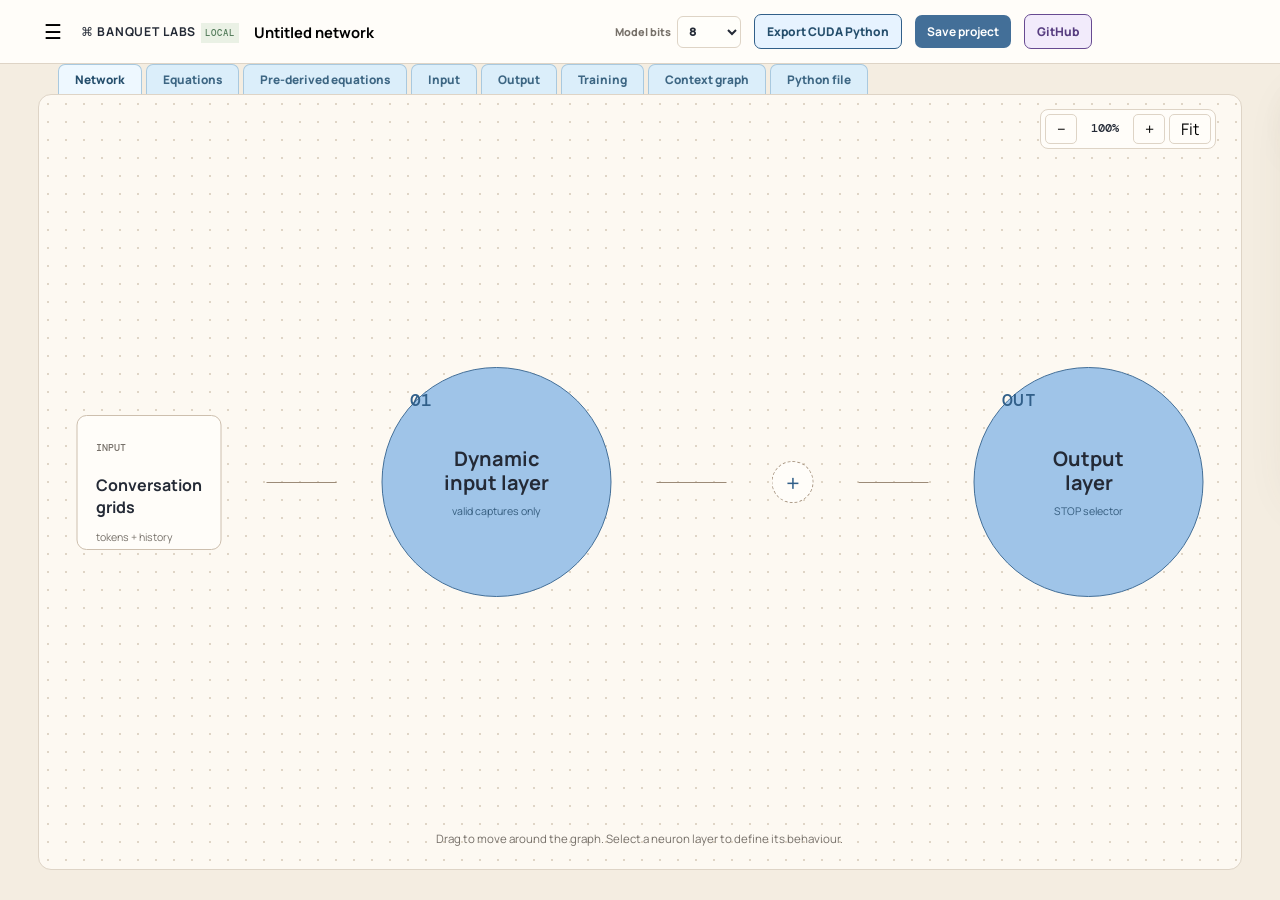
<file: index.html>
<!doctype html>
<html lang="en"><head><meta charset="UTF-8"><meta name="viewport" content="width=device-width,initial-scale=1.0"><title>Neuron Foundry</title><link rel="stylesheet" href="styles.css"></head>
<body><header><button class="menu" id="menu" aria-label="Open menu">☰</button><div class="brand">⌘ <b>BANQUET LABS</b><small>LOCAL</small></div><input id="project-name" value="Untitled network" aria-label="Project name"><label class="top-bits">Bits <select id="context-bits" aria-label="Bit accuracy"><option value="1">1</option><option value="2">2</option><option value="4">4</option><option value="8" selected>8</option><option value="16">16</option><option value="32">32</option><option value="64">64</option><option value="128">128</option></select></label><button id="save">Save project</button></header>
<aside class="nav" id="nav"><div class="nav-head"><b>Workspace</b><button id="nav-close">×</button></div><button class="nav-tab active" id="projects-tab">▣ &nbsp; Projects</button><div id="project-list" class="project-list"></div><button class="new-project" id="new-project">+ New project</button></aside><div id="scrim"></div>
<main><div class="workspace-tabs" role="tablist"><button class="workspace-tab active" id="network-tab" role="tab">Network</button><button class="workspace-tab" id="equations-tab" role="tab">Equations</button></div><section class="graph-shell" id="network-workspace"><div class="toolbar"><button id="minus">−</button><output id="zoom">100%</output><button id="plus">+</button><button id="fit">Fit</button></div><div class="graph-viewport" id="viewport"><div class="graph" id="graph"><article class="endpoint"><small>INPUT</small><b>Input vector</b><span>from hardware</span></article><div class="connector"></div><button class="neuron" id="neuron-1" data-layer="1" data-name="Custom neuron layer 01" data-count="128"><i>01</i><b>Custom<br>neuron layer</b><span>128 neurons</span></button><div class="connector"></div><button class="add-layer" id="add-layer" aria-label="Add neuron layer">+</button><div class="connector"></div><button class="neuron output-layer" id="output-layer" data-layer="output" data-role="output" data-name="Output layer" data-count="1" aria-label="Open output layer"><i>OUT</i><b>Output<br>layer</b><span>STOP selector</span></button></div></div><p class="caption">Drag to move around the graph. Select a neuron layer to define its behaviour.</p></section>
<section class="equations-workspace" id="equations-workspace" hidden><div class="equations-head"><div><small>MODEL EQUATIONS</small><h1>Equations</h1></div><button id="add-equation" class="add-equation">+ Add new equation</button></div><p class="equations-note">Name each equation, then build its expression with the maths keyboard. These equations are stored with this neural network when you save the project.</p><div class="equation-rows" id="equation-rows"></div><section class="math-keyboard" aria-label="Maths keyboard"><div class="keyboard-title"><b>Maths keyboard</b><span id="keyboard-target">Select an equation</span></div><div class="math-actions"><button data-variable="W">Weight W</button><button data-variable="B">Bias B</button><button data-variable="X">Input X</button></div><div class="math-keys"><button data-math="+">+</button><button data-math="−">−</button><button data-math="×">×</button><button data-math="÷">÷</button><button data-math="^">xʸ</button><button data-math="(">(</button><button data-math=")">)</button><button data-math="√">√</button><button data-math="sin(">sin</button><button data-math="cos(">cos</button><button data-math="tan(">tan</button><button data-math="log(">log</button><button data-math="abs(">abs</button><button data-math=".">.</button><button data-math="=">=</button><button id="math-backspace" aria-label="Backspace">⌫</button></div></section></section></main>
<aside class="editor" id="editor" aria-hidden="true"><div class="editor-head"><div><p id="layer-index">LAYER 01</p><h1 id="layer-title">Custom neuron layer</h1></div><button id="close">×</button></div><label for="count">Neuron count</label><div class="count"><button id="down">−</button><input id="count" type="number" min="1" max="512" value="128"><button id="up">+</button><span>max 512</span></div><hr><div class="labelrow"><label for="equation">Neuron equation</label><small>REQUIRED</small></div><textarea id="equation" spellcheck="false"></textarea><p>Write any valid Python. No preset neuron function is added.</p><div class="labelrow"><label for="rules">Neuron rules</label><small>OPTIONAL</small></div><textarea id="rules" class="short" spellcheck="false"></textarea><p>Use regular Python conditions for thresholds or other behaviour.</p><button class="apply" id="apply">Apply changes</button></aside><div id="toast"></div><script src="script.js?v=18"></script></body></html>
</file>
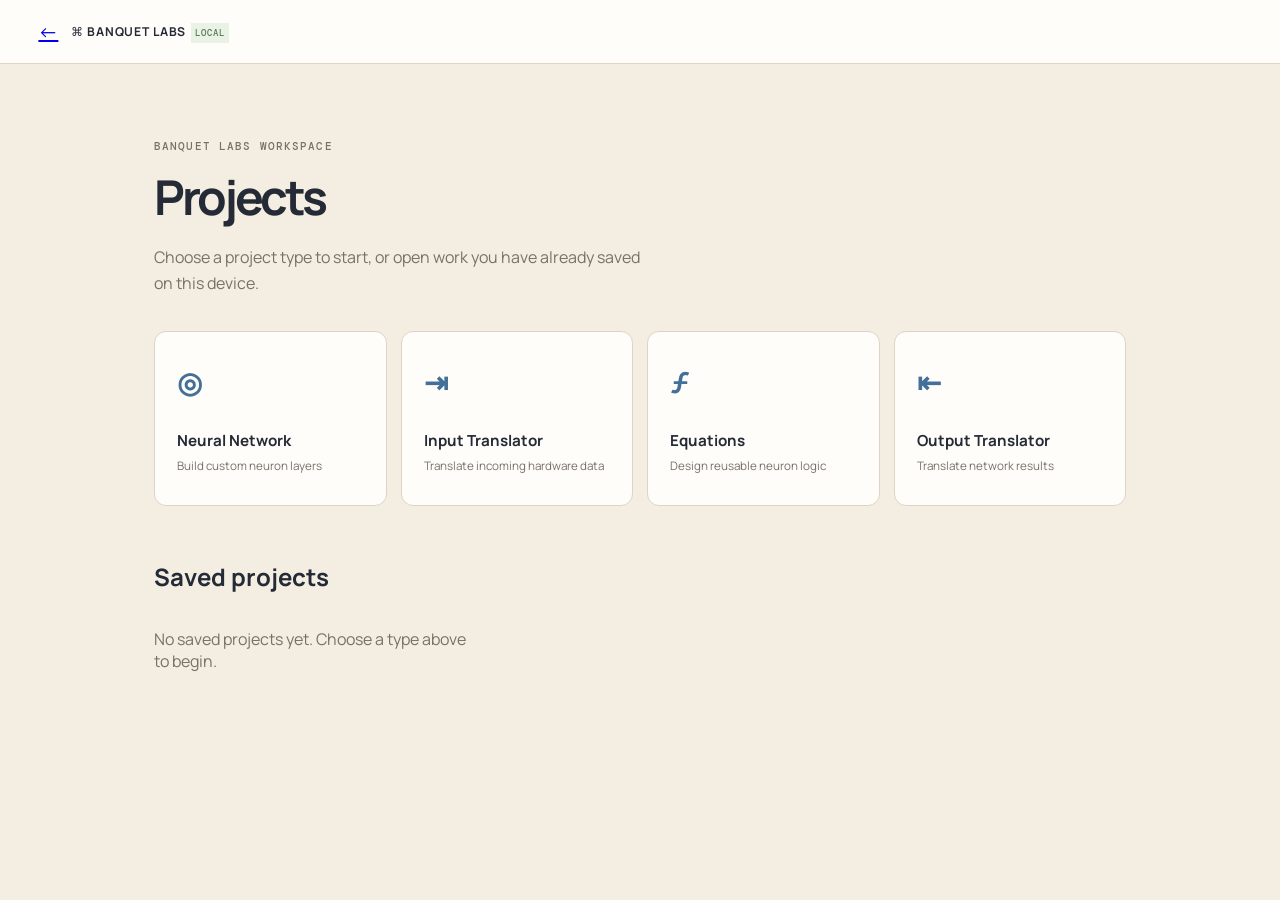
<file: projects.html>
<!doctype html>
<html lang="en"><head><meta charset="UTF-8"><meta name="viewport" content="width=device-width,initial-scale=1.0"><title>Projects · Banquet Labs</title><link rel="stylesheet" href="styles.css"><link rel="stylesheet" href="projects.css"></head>
<body><header><a class="menu" href="index.html" aria-label="Back to workspace">←</a><div class="brand">⌘ <b>BANQUET LABS</b><small>LOCAL</small></div><span></span></header><main class="projects-page"><p class="eyebrow">BANQUET LABS WORKSPACE</p><h1>Projects</h1><p class="projects-intro">Choose a project type to start, or open work you have already saved on this device.</p><section class="type-grid"><button data-type="Neural Network"><strong>◎</strong><b>Neural Network</b><span>Build custom neuron layers</span></button><button data-type="Input Translator"><strong>⇥</strong><b>Input Translator</b><span>Translate incoming hardware data</span></button><button data-type="Equations"><strong>ƒ</strong><b>Equations</b><span>Design reusable neuron logic</span></button><button data-type="Output Translator"><strong>⇤</strong><b>Output Translator</b><span>Translate network results</span></button></section><h2>Saved projects</h2><section class="saved-grid" id="saved-projects"></section></main><script src="projects.js"></script></body></html>
</file>
<file: styles.css>
@import url('https://fonts.googleapis.com/css2?family=DM+Mono:wght@400;500&family=Manrope:wght@400;600;700;800&display=swap');
.scene-pattern-controls{display:grid;grid-template-columns:minmax(220px,.75fr) minmax(0,1.25fr);gap:18px;align-items:start;max-width:1120px;margin:18px 0;padding:18px;border:1px solid #9bbad5;border-radius:10px;background:#eef8ff}.scene-pattern-copy small{display:block;color:#315f89;font:800 .62rem 'DM Mono';letter-spacing:.08em}.scene-pattern-copy h2{margin:6px 0;font-size:1rem}.scene-pattern-copy p{margin:0;color:#486b85;font-size:.74rem;line-height:1.55}.scene-pattern-copy code{padding:1px 4px;border-radius:3px;background:#fffefa;color:#315f89;font:.7rem 'DM Mono'}.scene-pattern-fields{display:grid;grid-template-columns:repeat(2,minmax(0,1fr));gap:10px}.scene-pattern-fields label{display:grid;gap:5px;margin:0;color:#315f89;font-size:.65rem;font-weight:800}.scene-pattern-fields input,.scene-pattern-fields select{width:100%;height:36px;border:1px solid #9bbad5;border-radius:6px;background:#fffefa;padding:0 8px;color:var(--ink);font:700 .75rem 'DM Mono';outline-color:#436f98}.scene-pattern-note{grid-column:1/-1;margin:0;padding-top:12px;border-top:1px solid #c8dce9;color:#486b85;font-size:.68rem;line-height:1.5}@media(max-width:760px){.scene-pattern-controls{grid-template-columns:1fr}.scene-pattern-fields{grid-template-columns:1fr}}
.derivative-rules-panel{display:grid;grid-template-columns:minmax(220px,.7fr) minmax(440px,1.3fr);gap:20px;max-width:1180px;margin:0 0 22px;padding:18px;border:1px solid #9bbad5;border-radius:10px;background:#eef8ff}.derivative-rules-copy small{color:#315f89;font:700 .65rem 'DM Mono';letter-spacing:.08em}.derivative-rules-copy h2{margin:6px 0 8px;font-size:1.05rem}.derivative-rules-copy p{margin:0;color:#486b85;font-size:.78rem;line-height:1.55}.derivative-rule-table{overflow:hidden;border:1px solid #b7d0e2;border-radius:8px;background:#fffefa}.derivative-rule-table>div{display:grid;grid-template-columns:minmax(110px,.65fr) minmax(220px,1.35fr);min-height:38px;border-top:1px solid #d7e4ed}.derivative-rule-table>div:first-child{border-top:0}.derivative-rule-table>div>*{display:flex;align-items:center;padding:8px 11px}.derivative-rule-table>div>*+*{border-left:1px solid #d7e4ed}.derivative-rule-table code{color:#254e6c;font:700 .74rem 'DM Mono'}.derivative-rule-table span{color:#486b85;font-size:.75rem}.derivative-rule-table span code{display:inline;padding:0}.rule-heading{background:#dfeef8;color:#254e6c;font-size:.75rem}@media(max-width:800px){.derivative-rules-panel{grid-template-columns:1fr}.derivative-rule-table>div{grid-template-columns:minmax(90px,.55fr) minmax(180px,1.45fr)}}
.input-layer-system-card{display:grid;place-items:center;gap:5px;min-width:130px;min-height:122px;padding:16px;border:1px dashed #877661;border-radius:18px;background:#f7eee2;color:#483a2d;text-align:center;pointer-events:none}.input-layer-system-card small{font:800 .56rem 'DM Mono',monospace;letter-spacing:.13em;color:#876f57}.input-layer-system-card b{font-size:.78rem;line-height:1.25}.input-layer-system-card span{font-size:.61rem;color:#7b6d5e}
.input-cap-note{margin:10px 0 0;padding:9px 10px;border-left:3px solid #6d9cc0;border-radius:0 6px 6px 0;background:#eef8ff;color:#315f89;font-size:.74rem;line-height:1.5}
.history-grid-panel,.input-layer-panel,.blame-panel{display:grid;grid-template-columns:minmax(0,1.2fr) minmax(260px,.8fr);gap:18px;align-items:start;max-width:1120px;margin-top:16px;padding:18px;border:1px solid #9bbad5;border-radius:10px;background:#eef8ff}.history-grid-panel small,.input-layer-panel small,.blame-panel small{display:block;color:#315f89;font:800 .62rem 'DM Mono';letter-spacing:.08em}.history-grid-panel h2,.input-layer-panel h2,.blame-panel h2{margin:6px 0;font-size:1rem}.history-grid-panel p,.input-layer-panel p,.blame-panel p{margin:0;color:#486b85;font-size:.76rem;line-height:1.55}.history-controls,.input-layer-controls{display:grid;grid-template-columns:repeat(2,minmax(0,1fr));gap:10px}.history-controls label,.input-layer-controls label{display:grid;gap:5px;margin:0;color:#315f89;font-size:.67rem;font-weight:800}.history-controls input,.input-layer-controls select{width:100%;height:37px;border:1px solid #9bbad5;border-radius:6px;background:#fffefa;padding:0 8px;color:var(--ink);font:700 .77rem 'DM Mono'}.history-grid-panel code,.input-layer-panel code,.blame-panel code{grid-column:1/-1;display:block;padding:11px;border-radius:7px;background:#fffefa;color:#315f89;font:.69rem/1.6 'DM Mono';white-space:pre-line}.input-layer-panel{background:#f7fbfe}.blame-panel{grid-template-columns:minmax(0,1fr) minmax(280px,.9fr);margin-top:20px;background:#f7fbfe}.blame-panel button{align-self:end;width:max-content;border:1px solid #436f98;border-radius:6px;background:#436f98;color:#fff;padding:9px 11px;font-size:.72rem;font-weight:800}.grader-environment-label{display:grid;gap:6px;min-width:min(350px,42%);margin:0;color:#315f89;font-size:.68rem;font-weight:800}.grader-environment-label textarea{height:94px;min-height:94px;border-color:#9bbad5;outline-color:#436f98}.architecture-group-note{margin:14px 0;padding:12px;border:1px solid #9bbad5;border-radius:7px;background:#eef8ff}.architecture-group-note small{display:block;color:#315f89;font:800 .6rem 'DM Mono';letter-spacing:.07em}.architecture-group-note b{display:block;margin-top:4px;font-size:.78rem;color:#254e6c}.architecture-group-note p{margin:6px 0 0!important;color:#486b85!important;font-size:.68rem!important;line-height:1.55!important}.architecture-source{margin-top:12px}.architecture-target{display:grid;gap:5px;margin:14px 0 0;color:#315f89;font-size:.7rem;font-weight:800}.architecture-target input{width:100%}.current-scene-card .current-scene-detail{color:#315f89}.current-scene-card .tensor-toggle span{color:#254e6c}@media(max-width:800px){.history-grid-panel,.input-layer-panel,.blame-panel{grid-template-columns:1fr}.history-controls,.input-layer-controls{grid-template-columns:1fr}.grader-environment-label{min-width:0}}
.output-layer-info label{margin:15px 0 5px;color:#315f89;font-size:.7rem}.output-layer-info select{width:100%;height:36px;border:1px solid #9bbad5;border-radius:6px;background:#fffefa;padding:0 8px;color:var(--ink);font:700 .74rem 'DM Mono'}.output-equation-note{margin:7px 0 0!important;color:#486b85!important;font-size:.66rem!important}
.output-layer{background:#b2d4ec;border-color:#315f89}.output-layer i{font-size:.78rem;font-weight:800;letter-spacing:.05em}.output-layer-info{margin:18px 0;padding:14px;border:1px solid #9bbad5;border-radius:9px;background:#eaf4fc}.output-layer-info small{font:700 .62rem 'DM Mono';letter-spacing:.07em;color:#315f89}.output-layer-info b{display:block;margin:6px 0;font-size:.88rem}.output-layer-info ul{max-height:150px;margin:12px 0;padding-left:19px;overflow:auto;font:.72rem/1.7 'DM Mono';color:#345c7d}.output-layer-info button{width:100%;border:1px solid #436f98;border-radius:6px;background:#fffefa;color:#315f89;padding:8px;font-size:.72rem;font-weight:800}
.loss-panel{display:flex;align-items:end;justify-content:space-between;gap:20px;max-width:980px;margin:0 0 20px;padding:15px 17px;border:1px solid #9bbad5;border-radius:10px;background:#eaf4fc}.loss-panel small{font:700 .62rem 'DM Mono';letter-spacing:.08em;color:#315f89}.loss-panel h2{margin:5px 0;font-size:1rem}.loss-panel p{max-width:560px;margin:0;color:#486b85;font-size:.76rem}.loss-controls{display:grid;grid-template-columns:minmax(180px,1fr) auto;gap:8px;min-width:330px}.loss-controls select,.loss-controls button{height:38px;border-radius:6px;font-size:.72rem;font-weight:800}.loss-controls select{border:1px solid #9bbad5;background:#fffefa;color:var(--ink);padding:0 9px}.loss-controls button{border:0;background:#436f98;color:#fff;padding:0 10px;white-space:nowrap}@media(max-width:700px){.loss-panel{align-items:stretch;flex-direction:column}.loss-controls{min-width:0;grid-template-columns:1fr}}
:root{--ink:#242a36;--muted:#77716a;--line:#ded4c6;--paper:#f4ede1;--blue:#9fc4e8;--dark:#436f98}*{box-sizing:border-box}body{margin:0;background:var(--paper);color:var(--ink);font-family:Manrope,Arial,sans-serif}button,input,select{font:inherit}button{cursor:pointer}header{height:64px;padding:0 3vw;display:flex;gap:13px;align-items:center;background:#fffdf9;border-bottom:1px solid var(--line)}.menu{border:0;background:transparent;font-size:1.25rem}.brand{font-size:.76rem;letter-spacing:.07em;white-space:nowrap}.brand small{font:500 .58rem 'DM Mono';color:#527a59;background:#eaf1e5;padding:4px;margin-left:5px}#project-name{min-width:100px;max-width:350px;flex:1;border:0;background:transparent;font-size:.92rem;font-weight:700;outline-color:var(--dark)}#save,.apply{border:0;background:var(--dark);color:#fff;border-radius:7px;padding:8px 12px;font-size:.75rem;font-weight:700}.nav{position:fixed;z-index:8;top:0;bottom:0;left:0;width:280px;padding:20px;background:#fffdf9;border-right:1px solid var(--line);transform:translateX(-100%);transition:.22s}.nav.open{transform:translateX(0)}.nav-head{display:flex;justify-content:space-between;margin-bottom:24px}.nav button{border:0;background:transparent}.nav-tab{width:100%;padding:11px;text-align:left;border-radius:7px;font-weight:700}.nav-tab.active{background:#f3eadc}.project-list{margin:12px 0}.project-item{display:block;width:100%;padding:10px;text-align:left;border:0;background:transparent;border-bottom:1px solid #eee4d7;font-size:.78rem}.new-project{color:var(--dark);font-weight:700;margin-top:9px}#scrim{display:none;position:fixed;z-index:7;inset:0;background:#332a2060}#scrim.open{display:block}.workspace-tabs{height:30px;padding-left:3vw;display:flex;align-items:end;gap:4px;background:#fffdf9}.workspace-tab{height:30px;padding:0 16px;border:1px solid var(--line);border-bottom:0;border-radius:7px 7px 0 0;background:#f4ede1;color:var(--muted);font-size:.74rem;font-weight:800}.workspace-tab.active{background:var(--paper);color:var(--ink)}.graph-shell{height:calc(100vh - 94px);min-height:520px;padding:30px 3vw;position:relative}.graph-viewport{position:absolute;inset:30px 3vw;overflow:hidden;border:1px solid var(--line);border-radius:13px;background:radial-gradient(#dfd5c6 1px,transparent 1px) 0 0/18px 18px,#fdf9f2;cursor:grab}.graph-viewport.dragging{cursor:grabbing}.toolbar{position:absolute;z-index:2;right:5vw;top:45px;display:flex;gap:4px;padding:4px;background:#fffdf9;border:1px solid var(--line);border-radius:8px}.toolbar button{border:0;background:#fffdf9;padding:6px 10px}.toolbar output{font:500 .72rem 'DM Mono';padding:0 4px}.graph{position:absolute;left:50%;top:50%;display:flex;align-items:center;gap:45px;transform-origin:center}.endpoint{width:145px;height:135px;border:1px solid #cdbfae;border-radius:10px;background:#fffdf9;padding:18px}.endpoint small{font:500 .62rem 'DM Mono';color:var(--muted)}.endpoint b{display:block;margin:18px 0 6px}.endpoint span,.neuron span{font-size:.66rem;color:var(--muted)}.connector{width:70px;height:1px;background:#9c8b78}.neuron{position:relative;width:230px;height:230px;border:1px solid var(--dark);border-radius:50%;background:var(--blue);color:var(--ink)}.neuron i{position:absolute;left:27px;top:21px;font:500 1.1rem 'DM Mono';font-style:normal;color:#315f89}.neuron b{font-size:1.25rem;line-height:1.15}.neuron span{display:block;margin-top:9px;color:#345c7d}.add-layer{width:42px;height:42px;border:1px dashed #a99783;border-radius:50%;background:#fffdf9;color:#315f89;font-size:1.5rem}.caption{position:absolute;z-index:1;bottom:42px;width:94%;text-align:center;color:var(--muted);font-size:.72rem}.editor{position:fixed;z-index:5;right:24px;top:80px;width:min(420px,calc(100vw - 32px));max-height:calc(100vh - 104px);overflow:auto;padding:22px;background:#fffdf9;border:1px solid var(--line);border-radius:12px;box-shadow:0 20px 50px #5d50431c;transform:translateX(calc(100% + 40px));transition:.25s}.editor.open{transform:none}.editor-head,.labelrow{display:flex;justify-content:space-between}.editor h1{font-size:1.1rem;margin:0}.editor p{font:500 .67rem/1.5 'DM Mono';color:var(--muted)}.editor-head button{border:0;background:transparent;font-size:1.7rem}label{display:block;font-size:.76rem;font-weight:800;margin:18px 0 7px}.count{display:flex;align-items:center}.count button,.count input{width:36px;height:36px;border:1px solid var(--line);background:#fff;text-align:center}.count input{width:65px;border-left:0;border-right:0}.count span{font-size:.7rem;color:var(--muted);margin-left:9px}hr{border:0;border-top:1px solid var(--line);margin:20px 0}.labelrow label{margin:0 0 7px}.labelrow small{font:.6rem 'DM Mono';color:#527a59}textarea{width:100%;height:125px;padding:12px;border:1px solid var(--line);border-radius:8px;background:#fffefa;font:.74rem/1.6 'DM Mono'}textarea.short{height:92px}.apply{width:100%;margin-top:10px}.delete{width:100%;margin-top:10px;padding:9px;border:1px solid #c66;border-radius:7px;background:#fff4f4;color:#a33;font-weight:700}#toast{position:fixed;z-index:9;bottom:22px;left:50%;opacity:0;transform:translate(-50%,60px);background:var(--ink);color:#fff;border-radius:7px;padding:10px 14px;font-size:.75rem;transition:.25s}#toast.show{opacity:1;transform:translate(-50%,0)}.equations-workspace{height:calc(100vh - 94px);padding:34px 3vw;background:var(--paper);overflow:auto}.equations-head{display:flex;align-items:center;justify-content:space-between;margin-bottom:20px}.equations-head small{font:.63rem 'DM Mono';color:var(--muted);letter-spacing:.08em}.equations-head h1{margin:5px 0 0;font-size:1.35rem}.equations-head a{padding:9px 12px;border:1px solid var(--dark);border-radius:7px;background:#fffdf9;color:var(--dark);font-size:.75rem;font-weight:800;text-decoration:none}.equation-rows{max-width:980px}.equation-row{display:grid;grid-template-columns:190px 1fr;gap:16px;align-items:center;margin:9px 0;padding:14px 16px;border:1px solid var(--line);border-radius:9px;background:#fffdf9}.equation-row b{font-size:.83rem}.equation-row code{padding:9px 12px;border-radius:6px;background:#f4ede1;color:#315f89;font:.77rem/1.4 'DM Mono';white-space:pre-wrap}.empty-equations{padding:20px;border:1px dashed var(--line);border-radius:9px;color:var(--muted);font-size:.82rem}
.equations-workspace{padding-top:54px}.equations-head{max-width:980px}.add-equation{border:0;border-radius:7px;background:var(--dark);color:#fff;padding:9px 12px;font-size:.75rem;font-weight:800}.equations-note{max-width:760px;margin:0 0 20px;color:var(--muted);font-size:.8rem}.equation-rows{display:grid;gap:10px}.equation-row{grid-template-columns:minmax(150px,220px) 1fr auto;margin:0}.equation-row input{height:42px;border:1px solid var(--line);border-radius:6px;background:#fffefa;padding:0 11px;outline-color:var(--dark)}.equation-name{font-weight:800;color:var(--ink)}.equation-expression{font:500 .82rem 'DM Mono';color:#315f89}.delete-equation{border:1px solid #d5a6a0;border-radius:6px;background:#fff7f5;color:#a64238;padding:8px 10px;font-size:.72rem;font-weight:800}.math-keyboard{max-width:980px;margin-top:20px;padding:16px;border:1px solid var(--line);border-radius:10px;background:#fffdf9}.keyboard-title{display:flex;align-items:baseline;justify-content:space-between;margin-bottom:12px}.keyboard-title b{font-size:.82rem}.keyboard-title span{font:.67rem 'DM Mono';color:var(--muted)}.math-actions,.math-keys{display:flex;flex-wrap:wrap;gap:7px}.math-actions{margin-bottom:8px}.math-keyboard button{min-width:41px;border:1px solid var(--line);border-radius:6px;background:#fffefa;padding:7px 10px;color:var(--ink);font:700 .72rem Manrope}.math-actions button{border-color:#9bbad5;background:#eaf3fc;color:#315f89}.math-keys button{font-family:'DM Mono';font-size:.78rem}.empty-equations{max-width:980px}@media(max-width:680px){.equation-row{grid-template-columns:1fr auto}.equation-expression{grid-column:1/-1}.equations-workspace{padding-left:18px;padding-right:18px}.math-keyboard button{min-width:36px}}
.workspace-tab{background:#dbeefa;border-color:#a9c9df;color:#3d6683}.workspace-tab.active{background:#eef8ff;color:#254e6c}.connector{height:1px;background:#9c8b78;border:0;border-radius:0;transform:none}.layer-stack{position:relative;width:230px;height:230px;flex:0 0 230px}.layer-stack .neuron{position:absolute;inset:0}.input-group-bubbles{position:absolute;z-index:2;top:calc(100% + 18px);left:50%;display:flex;flex-direction:column;align-items:center;gap:14px;transform:translateX(-50%);pointer-events:none}.input-group-bubbles span{display:flex;flex-direction:column;align-items:center;justify-content:center;width:190px;height:190px;border:1px solid #5586ad;border-radius:50%;background:#b9d7f0;color:#254e6c;box-shadow:0 3px 0 #436f9820;text-align:center}.input-group-bubbles small{font:500 .6rem 'DM Mono';letter-spacing:.06em}.input-group-bubbles b{margin:9px 0 6px;font-size:1rem;line-height:1.05}.input-group-bubbles em{font:500 .64rem 'DM Mono';font-style:normal}.graph-add-group{position:absolute;z-index:3;top:456px;left:50%;transform:translateX(-50%);white-space:nowrap;border:1px dashed #5586ad;border-radius:6px;background:#fffdf9;color:#315f89;padding:6px 9px;font-size:.66rem;font-weight:800}.graph-add-group:hover{background:#eaf4fc}.post-calculation-note{font-size:.7rem}@media(max-width:850px){.input-group-bubbles,.graph-add-group{display:none}.layer-stack{width:180px;height:180px;flex-basis:180px}.layer-stack .neuron{width:180px;height:180px}.connector{width:40px}}
.layer-stack:not(.show-groups) .input-group-bubbles,.layer-stack:not(.show-groups) .graph-add-group{display:none}.input-group-bubbles{pointer-events:auto}.input-group-bubbles button{display:flex;flex-direction:column;align-items:center;justify-content:center;width:190px;height:190px;border:1px solid #5586ad;border-radius:50%;background:#b9d7f0;color:#254e6c;box-shadow:0 3px 0 #436f9820;text-align:center}.input-group-bubbles button:hover{background:#a8cdea}.input-group-bubbles button small{font:500 .6rem 'DM Mono';letter-spacing:.06em}.input-group-bubbles button b{margin:9px 0 6px;font-size:1rem;line-height:1.05}.input-group-bubbles button em{font:500 .64rem 'DM Mono';font-style:normal}.group-editor{display:none;right:auto;left:24px}.group-editor.open{display:block}.group-editor select,.group-editor input{width:100%;height:36px;border:1px solid var(--line);border-radius:6px;background:#fffefa;padding:0 8px}.group-editor .group-range{display:grid;grid-template-columns:1fr auto 1fr;gap:7px;align-items:center}.group-editor .group-range span{font-size:.75rem;color:var(--muted)}.group-editor #group-settings label{display:grid;grid-template-columns:1fr 88px;align-items:center;gap:10px}.group-editor #group-settings label input{width:88px}.group-editor .close-group{border:0;background:transparent;font-size:1.7rem}@media(max-width:850px){.group-editor{left:16px}}
.output-workspace{height:calc(100vh - 64px);padding:54px 3vw 30px;display:grid;grid-template-columns:minmax(0,2fr) minmax(280px,1fr);gap:20px;overflow:auto;background:var(--paper)}.output-main{min-width:0}.output-head,.padding-head{display:flex;justify-content:space-between;align-items:center;gap:16px}.output-head small,.output-padding small{font:.63rem 'DM Mono';color:var(--muted);letter-spacing:.08em}.output-head h1{margin:5px 0 0;font-size:1.35rem}.output-main>p,.output-padding p{color:var(--muted);font-size:.8rem}.output-functions{display:grid;gap:11px;margin-top:20px}.output-function{display:grid;grid-template-columns:1fr auto;gap:10px;padding:14px;border:1px solid var(--line);border-radius:9px;background:#fffdf9}.output-function-name{height:38px;border:1px solid var(--line);border-radius:6px;background:#fffefa;padding:0 10px;font-weight:800}.code-editor{display:grid;grid-template-columns:42px minmax(0,1fr);overflow:hidden;border:1px solid #a9c9df;border-radius:7px;background:#fffefa}.code-lines{height:100%;min-height:100%;margin:0;padding:12px 8px 12px 0;overflow:hidden;background:#f1f7fb;color:#7891a5;border-right:1px solid #d5e2eb;text-align:right;font:.76rem/1.55 'DM Mono';user-select:none}.output-function .code-editor{grid-column:1/-1}.output-function-code,.padding-code{display:block;width:100%;min-width:0;min-height:190px;height:260px;margin:0;padding:12px;border:0;outline:0;background:#fffefa;color:var(--ink);font:.76rem/1.55 'DM Mono';resize:vertical;white-space:pre;overflow:auto}.padding-code:empty:before{content:attr(data-placeholder);color:#778693;pointer-events:none}.delete-output-function{border:1px solid #d5a6a0;border-radius:6px;background:#fff7f5;color:#a64238;padding:7px 10px;font-size:.72rem;font-weight:800}.start-function-button{border:2px solid #4d93c8;border-radius:999px;background:#e7f3ff;color:#285d88;padding:8px 11px;font-size:.75rem;font-weight:800;white-space:nowrap}.start-inline-token{display:inline-block;margin:0 2px;padding:1px 7px;border:1px solid #3987c1;border-radius:999px;background:#dff1ff;color:#185b92;font:800 .7rem/1.4 Manrope;vertical-align:baseline;user-select:none}.output-padding{align-self:start;min-height:calc(100vh - 148px);padding:18px;border:1px solid #9bbad5;border-radius:10px;background:#eaf4fc}.output-padding h2{margin:7px 0}.padding-code-editor{height:calc(100vh - 280px);min-height:420px}.padding-code{height:100%;min-height:100%}@media(max-width:760px){.output-workspace{grid-template-columns:1fr;padding-left:18px;padding-right:18px}.output-head,.padding-head{align-items:flex-start;flex-direction:column}.output-padding{min-height:0}.padding-code-editor{height:340px;min-height:340px}}
.top-bits{display:flex;align-items:center;gap:6px;margin:0;color:var(--muted);font-size:.68rem;white-space:nowrap}.top-bits select{width:64px;height:32px;border:1px solid var(--line);border-radius:6px;background:#fffefa;padding:0 7px;color:var(--ink);font:700 .76rem 'DM Mono';cursor:pointer}.context-workspace{height:calc(100vh - 64px);padding:54px 3vw 30px;overflow:auto;background:var(--paper)}.context-head{display:flex;align-items:flex-start;justify-content:space-between;gap:24px;margin-bottom:20px}.context-head small{font:.63rem 'DM Mono';color:var(--muted);letter-spacing:.08em}.context-head h1{margin:5px 0 7px;font-size:1.35rem}.context-head p{margin:0;color:var(--muted);font-size:.82rem}.context-head label{display:grid;gap:5px;margin:0;color:var(--muted);font-size:.68rem;font-weight:800}.context-head input,.context-head select{width:130px;height:38px;border:1px solid #9bbad5;border-radius:7px;background:#fffefa;padding:0 10px;color:var(--ink);font:700 .85rem 'DM Mono'}.context-head select{cursor:pointer}.context-summary{margin-bottom:12px;color:#315f89;font:.72rem 'DM Mono'}.context-grid-wrap{max-height:calc(100vh - 236px);overflow:auto;border:1px solid #a9c9df;border-radius:9px;background:#fffefa;box-shadow:0 3px 10px #315f8910}.context-grid{border-collapse:separate;border-spacing:0;font:.67rem 'DM Mono';white-space:nowrap}.context-grid th,.context-grid td{height:30px;min-width:52px;padding:0 9px;border-right:1px solid #e2e7e8;border-bottom:1px solid #e2e7e8;text-align:right}.context-grid thead th{position:sticky;top:0;z-index:2;background:#e7f3ff;color:#315f89;font-weight:800}.context-grid th:first-child{position:sticky;left:0;z-index:3;min-width:95px;background:#f7f2e8;color:var(--ink);text-align:left}.context-grid thead th:first-child{z-index:4;background:#d7ebfa}.context-grid td{color:#355466}.context-grid tbody tr:hover td{background:#f6fbff}@media(max-width:760px){.top-bits{display:none}.context-workspace{padding-left:18px;padding-right:18px}.context-head{flex-direction:column}.context-grid-wrap{max-height:calc(100vh - 300px)}}
.context-grid-wrap{position:relative}.context-grid-spacer{position:relative}.context-grid-spacer canvas{position:absolute;z-index:1;pointer-events:none}
.context-page-tabs{display:flex;flex-wrap:wrap;gap:7px;margin:-8px 0 14px}.context-page-tabs button{min-height:33px;padding:0 12px;border:1px solid #d5c9bb;border-radius:7px;background:#fffaf3;color:#5f5448;font:800 .72rem 'DM Mono';cursor:pointer}.context-page-tabs button:hover{border-color:#8daeca;color:#315f89}.context-page-tabs button.active{border-color:#4b81ad;background:#e7f3ff;color:#254e6c;box-shadow:inset 0 0 0 1px #b8d5ec}@media(max-width:760px){.context-page-tabs{margin-top:0}.context-page-tabs button{flex:1 1 auto;padding:0 9px}}

.image-context-tabs{margin:-7px 0 14px 18px;padding-left:12px;border-left:2px solid #9fc5dc}.image-context-tabs button{background:#f5fbff;border-color:#c6dce9;color:#41677e}.image-context-tabs button.active{background:#dceefb}

.image-token-representation{display:grid;gap:7px;justify-items:start;margin:0 0 12px;padding:11px 13px;border-left:3px solid #4b81ad;border-radius:0 8px 8px 0;background:#eef8ff}.image-token-representation small{color:#315f89;font:800 .62rem 'DM Mono';letter-spacing:.08em}.image-token-representation code{color:#315f89;font:.7rem/1.6 'DM Mono';white-space:pre}
.input-neuron-editor select,.input-neuron-editor input{width:100%;height:39px;margin-top:6px;padding:0 10px;border:1px solid #d6c8b7;border-radius:7px;background:#fffefa;color:var(--ink);font:700 .82rem 'DM Mono'}.input-neuron-copy{margin:7px 0 17px;color:var(--muted);font-size:.72rem;line-height:1.5}.input-neuron-settings{display:grid;gap:6px;padding:13px;margin-top:8px;border:1px solid #d9e7ed;border-radius:8px;background:#f7fbfd}.input-neuron-settings label{display:grid;gap:1px;margin:0;color:#315f89;font-size:.73rem;font-weight:800}.input-neuron-settings p{margin:0 0 9px;color:#69767d;font-size:.68rem;line-height:1.45}.input-neuron-settings p:last-child{margin-bottom:0}
#export-python{border:1px solid #315f89;border-radius:7px;background:#e7f3ff;color:#254e6c;padding:8px 12px;font-size:.75rem;font-weight:800;white-space:nowrap}@media(max-width:760px){#export-python{padding:7px 9px;font-size:.68rem}}
#github-project{border:1px solid #674a91;border-radius:7px;background:#f2ebfb;color:#573d80;padding:8px 12px;font-size:.75rem;font-weight:800;white-space:nowrap}#github-panel[hidden]{display:none!important}#github-panel{position:fixed;z-index:60;inset:76px max(18px,6vw) auto;max-height:calc(100vh - 102px);overflow:auto;padding:22px;border:1px solid #9bbad5;border-radius:13px;background:#fffdf9;box-shadow:0 22px 60px #22394a40}#github-panel header{display:flex;align-items:flex-start;justify-content:space-between;gap:22px;margin:0;padding:0;border:0;background:transparent}#github-panel header small,.github-account small,.github-grid>section>small{font:800 .62rem 'DM Mono';letter-spacing:.08em;color:#573d80}#github-panel h1{margin:5px 0 7px;font-size:1.35rem}#github-panel h2{margin:5px 0 7px;font-size:.95rem}#github-panel p{max-width:650px;margin:0;color:#5e6d75;font-size:.74rem;line-height:1.55}#github-close{display:grid;width:32px;height:32px;place-items:center;flex:none;border:1px solid var(--line);border-radius:7px;background:#fff;color:#6a596f;font-size:1.25rem}.github-account{display:flex;align-items:center;justify-content:space-between;gap:20px;margin-top:19px;padding:14px;border:1px solid #cdbce1;border-radius:9px;background:#faf6ff}.github-account b{display:block;margin-top:5px;font-size:.83rem;color:#47315e}.github-account p{margin-top:4px}.github-account-actions{display:flex;gap:8px;flex:none}.github-account-actions button,.github-grid button{height:37px;border:1px solid #674a91;border-radius:7px;background:#674a91;color:#fff;padding:0 11px;font-size:.71rem;font-weight:800}.github-account-actions button:last-child{border-color:#b28f8b;background:#fff;color:#875a55}.github-grid{display:grid;grid-template-columns:repeat(2,minmax(0,1fr));gap:14px;margin-top:15px}.github-grid>section{display:grid;align-content:start;gap:10px;padding:15px;border:1px solid #d8e2e6;border-radius:9px;background:#fff}.github-grid p{min-height:52px}.github-grid label{display:grid;gap:5px;margin:0;color:#496373;font-size:.67rem;font-weight:800}.github-grid input{width:100%;height:37px;border:1px solid #b5c7d1;border-radius:6px;background:#fffefa;padding:0 9px;color:var(--ink);font:700 .75rem 'DM Mono';outline-color:#674a91}.github-grid button:disabled{cursor:not-allowed;opacity:.45}#github-status{display:block;min-height:19px;margin-top:13px;color:#527a59;font:700 .67rem/1.4 'DM Mono'}#github-status.error{color:#a64238}@media(max-width:760px){#github-project{padding:7px 9px;font-size:.68rem}#github-panel{inset:72px 12px auto;padding:16px}.github-account{align-items:stretch;flex-direction:column}.github-grid{grid-template-columns:1fr}.github-grid p{min-height:auto}}
.python-actions a{display:grid;height:38px;place-items:center;border:1px solid #315f89;border-radius:7px;background:#fff;color:#254e6c;padding:0 11px;font-size:.72rem;font-weight:800;white-space:nowrap;text-decoration:none}
#python-workspace[hidden]{display:none!important}.python-workspace{min-height:calc(100vh - 94px);padding:34px 3vw;background:var(--paper);overflow:auto}.python-head{display:flex;align-items:flex-start;justify-content:space-between;gap:22px;max-width:1240px}.python-head small,.python-formation>small{font:700 .63rem 'DM Mono';letter-spacing:.08em;color:#527a59}.python-head h1{margin:5px 0 7px;font-size:1.35rem}.python-head p{max-width:700px;margin:0;color:var(--muted);font-size:.82rem;line-height:1.55}.python-actions{display:flex;gap:8px;flex:none}.python-actions button{height:38px;border:1px solid #315f89;border-radius:7px;background:#e7f3ff;color:#254e6c;padding:0 11px;font-size:.72rem;font-weight:800;white-space:nowrap}.python-actions button:last-child{background:#436f98;color:#fff}.python-summary{display:flex;flex-wrap:wrap;gap:8px;margin:20px 0;max-width:1240px}.python-summary span{padding:7px 10px;border:1px solid #a9c9df;border-radius:999px;background:#eef8ff;color:#486b85;font:.68rem 'DM Mono'}.python-summary b{color:#254e6c}.python-layout{display:grid;grid-template-columns:minmax(245px,.56fr) minmax(0,1.44fr);gap:18px;max-width:1240px}.python-formation,.python-code-panel{border:1px solid var(--line);border-radius:10px;background:#fffdf9}.python-formation{align-self:start;padding:18px}.python-formation ol{display:grid;gap:15px;margin:17px 0;padding:0;list-style:none;counter-reset:python-steps}.python-formation li{position:relative;padding-left:34px;counter-increment:python-steps}.python-formation li:before{content:counter(python-steps);position:absolute;top:0;left:0;display:grid;width:23px;height:23px;place-items:center;border-radius:50%;background:#dceefb;color:#254e6c;font:800 .68rem 'DM Mono'}.python-formation b,.python-formation span{display:block}.python-formation b{font-size:.78rem}.python-formation span{margin-top:4px;color:#5f6e76;font-size:.7rem;line-height:1.5}.python-note{margin:7px 0 0;padding-top:13px;border-top:1px solid var(--line);color:#527a59;font:.66rem/1.5 'DM Mono'}.python-code-panel{min-width:0;overflow:hidden}.python-code-head{display:flex;justify-content:space-between;align-items:center;padding:12px 14px;border-bottom:1px solid #d9e5ec;background:#eaf4fc;color:#254e6c;font-size:.77rem}.python-code-head code{font-family:'DM Mono'}.python-code-head span{color:#58788f;font:.64rem 'DM Mono'}.python-preview-code{min-height:620px;max-height:calc(100vh - 300px);margin:0;padding:16px;overflow:auto;background:#15232d;color:#e8f1f6;font:.73rem/1.6 'DM Mono';white-space:pre;tab-size:4}@media(max-width:760px){.python-workspace{padding:28px 18px}.python-head{flex-direction:column}.python-actions{width:100%;flex-wrap:wrap}.python-actions button{flex:1}.python-layout{grid-template-columns:1fr}.python-preview-code{min-height:460px;max-height:70vh}}

.reference-demo{margin-top:18px;padding-top:15px;border-top:1px solid var(--line)}.reference-demo small{font:700 .62rem 'DM Mono';letter-spacing:.08em;color:#527a59}.reference-demo p{margin:6px 0 10px;color:#5f6e76;font-size:.7rem;line-height:1.5}.reference-demo button{height:31px;border:1px solid #315f89;border-radius:6px;background:#e7f3ff;color:#254e6c;padding:0 9px;font-size:.66rem;font-weight:800}.reference-demo pre{margin:10px 0 0;padding:10px;border:1px solid #c7dce9;border-radius:6px;overflow:auto;background:#f2f8fc;color:#254e6c;font:.6rem/1.6 'DM Mono';white-space:pre}

.equation-compile-status{display:block;margin-top:5px;font:700 .58rem 'DM Mono';letter-spacing:.03em}.equation-compile-status.ready{color:#477b51}.equation-compile-status.error{color:#a4513e}
.equations-workspace .equation-expression{caret-color:#116ca3}.equations-workspace .equation-row.active .equation-expression:focus{background:#fff;box-shadow:0 0 0 2px #6caed4;border-radius:4px;padding:0 6px}
.equations-workspace .equation-row.active .equation-expression:focus{background:transparent;box-shadow:inset 0 -2px #4d95c3;border-radius:0;padding:0;outline:0}
.equations-workspace .equation-row.active .equation-expression,.equations-workspace .equation-row.active .equation-expression:focus{background:#fff;box-shadow:0 0 0 2px #6caed4;border-radius:4px;padding:0 6px;outline:0}
.subscript-page>p{margin:0 0 12px;color:#657780;font-size:.7rem;line-height:1.5}.subscript-page>p b{color:#315f89}.subscript-definition-list{display:grid;gap:7px}.subscript-definition{display:grid;grid-template-columns:36px minmax(0,1fr) 26px;gap:8px;align-items:center;padding:7px 8px;border:1px solid #d7e0e4;border-radius:7px;background:#fff}.subscript-insert{width:32px;height:32px;border:1px solid #90b7d1;border-radius:6px;background:#e8f5fd;color:#275f89;font:800 1rem Cambria Math,Georgia,serif}.subscript-definition span{min-width:0}.subscript-definition b{display:block;color:#315f89;font:.69rem 'DM Mono'}.subscript-definition small{display:block;margin-top:2px;color:#66767f;font-size:.62rem;line-height:1.35}.remove-subscript{width:25px;height:25px;border:0;border-radius:5px;background:transparent;color:#a65c57;font-size:1rem}.remove-subscript:hover{background:#fff0ee}.add-subscript-definition{display:grid;grid-template-columns:54px minmax(0,1fr) 46px;gap:6px;margin-top:10px}.add-subscript-definition select,.add-subscript-definition input{height:33px;min-width:0;border:1px solid #cbd9e0;border-radius:6px;background:#fff;padding:0 7px;color:#294253;font-size:.68rem}.add-subscript-definition button{border:0;border-radius:6px;background:#315f89;color:#fff;font-size:.66rem;font-weight:800}.keypad-tabs{flex-wrap:wrap}
.subscript-loop-order{display:grid;grid-template-columns:42px minmax(0,1fr);gap:8px;align-items:center;margin:0 0 10px;padding:8px;border:1px solid #9fc5dc;border-radius:7px;background:#eef8ff}.subscript-loop-order button{height:33px;border:1px solid #79a9c9;border-radius:6px;background:#fff;color:#275f89;font:800 1rem Cambria Math,Georgia,serif}.subscript-loop-order b,.subscript-loop-order small{display:block}.subscript-loop-order>b{color:#275f89}.subscript-loop-order span>b{font:800 .76rem Cambria Math,Georgia,serif}.subscript-loop-order small{margin-top:2px;color:#58717f;font-size:.62rem;line-height:1.38}.subscript-loop-order small b{display:inline;color:#315f89;font-size:inherit}

/* Equation builder v2: a stable formula surface, saved-library rail, and
   explicit compile contract. The editor never reflows the formula input on
   keystrokes, which keeps caret position and visual focus reliable. */
.equation-v7{max-width:1280px}.equation-v7-head{display:flex;align-items:flex-start;justify-content:space-between;gap:22px}.equation-v7-head small,.equation-v7-editor small,.equation-v7-library small{color:#527a59;font:800 .62rem 'DM Mono';letter-spacing:.09em}.equation-v7-head h1{margin:6px 0;font-size:1.55rem;letter-spacing:-.04em}.equation-v7-head p{max-width:660px;margin:0;color:#69767d;font-size:.79rem;line-height:1.55}.equation-v7-primary{height:40px;border:0;border-radius:8px;background:#315f89;color:#fff;padding:0 14px;font-size:.74rem;font-weight:800;box-shadow:0 3px 0 #173b591a}.equation-v7-layout{display:grid;grid-template-columns:280px minmax(0,1fr);gap:17px;margin-top:24px}.equation-v7-library,.equation-v7-editor{border:1px solid #c9d2d7;border-radius:13px;background:#fff;overflow:hidden}.equation-v7-panel-head{display:flex;align-items:center;justify-content:space-between;padding:13px 15px;border-bottom:1px solid #dce4e7;background:#f8fafb}.equation-v7-panel-head span{display:grid;width:22px;height:22px;place-items:center;border-radius:50%;background:#e2f1fb;color:#28608b;font:800 .62rem 'DM Mono'}.equation-v7-list{display:grid}.equation-v7-list-item{display:grid;grid-template-columns:minmax(0,1fr) 31px;align-items:stretch;border-bottom:1px solid #e5ebed}.equation-v7-list-item:last-child{border-bottom:0}.equation-v7-list-item.active{background:#edf7ff;box-shadow:inset 3px 0 #327ab1}.equation-v7-select{display:grid;grid-template-columns:29px minmax(0,1fr);column-gap:8px;padding:13px 9px 13px 13px;border:0;background:transparent;text-align:left}.equation-v7-select span{grid-row:span 2;padding-top:2px;color:#91a2ac;font:700 .61rem 'DM Mono'}.equation-v7-select b{overflow:hidden;color:#294253;font-size:.75rem;text-overflow:ellipsis;white-space:nowrap}.equation-v7-select em{margin-top:4px;color:#568264;font:700 .58rem 'DM Mono';font-style:normal}.equation-v7-list-item:not(.active) .equation-v7-select em{color:#78909d}.equation-v7-delete{width:26px;height:26px;align-self:center;justify-self:center;border:0;border-radius:6px;background:transparent;color:#a06d6b;font-size:1.14rem;line-height:1}.equation-v7-delete:hover{background:#fff0ee;color:#a64238}.equation-v7-empty{margin:15px;padding:14px;border:1px dashed #c8d4d9;border-radius:8px;color:#71818b;font-size:.72rem;line-height:1.5}.equation-v7-editor{padding:22px;background:#fbfcfc}.equation-v7-editor-head{display:flex;align-items:flex-start;justify-content:space-between;gap:16px}.equation-v7-editor-head small{display:block}.equation-v7-editor-head input{display:block;width:min(420px,100%);margin-top:5px;border:0;border-bottom:1px solid #c6d4da;background:transparent;padding:3px 0;color:#233a49;font-size:1.1rem;font-weight:800;outline-color:#4e91bd}.equation-v7-status{display:inline-flex;align-items:center;min-height:28px;border-radius:999px;padding:0 10px;font:800 .61rem 'DM Mono';white-space:nowrap}.equation-v7-status.ready{background:#e8f4eb;color:#39724a}.equation-v7-status.error{background:#fff0ed;color:#a4513e}.equation-v7-canvas{margin-top:20px;border:1px solid #a9c9df;border-radius:10px;overflow:hidden;background:#fff}.equation-v7-canvas-bar{display:flex;align-items:center;justify-content:space-between;padding:9px 12px;border-bottom:1px solid #d8e5ed;background:#eef8ff;color:#52758a;font:800 .6rem 'DM Mono';letter-spacing:.08em}.equation-v7-canvas-bar span:last-child{font-weight:500;letter-spacing:0}.equation-v7-preview{min-height:77px;padding:22px 17px 13px;overflow:auto;color:#263f4e;font:1.55rem/1.35 Cambria Math,STIX Two Math,Georgia,serif;white-space:nowrap}.eq-v7-variable{color:#176a9f;font-weight:700}.eq-v7-variable sub{color:#4e91bd;font:700 .55em/1 'DM Mono';vertical-align:-.35em}.eq-v7-operator{padding:0 .08em;color:#9a5838}.eq-v7-fn{color:#527a59;font-style:italic}.equation-v7-expression{display:block;width:calc(100% - 30px);height:39px;margin:0 15px 15px;border:1px solid #c8d8e1;border-radius:6px;background:#faffff;padding:0 10px;color:#264152;font:700 .82rem 'DM Mono';outline-color:#4e91bd}.equation-v7-expression:focus{border-color:#5599c3;box-shadow:0 0 0 2px #9fcce51c}.equation-v7-contract{display:grid;grid-template-columns:repeat(3,minmax(0,1fr));gap:9px;margin-top:13px}.equation-v7-contract>div{min-height:91px;padding:11px;border:1px solid #dce5e9;border-radius:8px;background:#fff}.equation-v7-contract small{display:block;color:#577487;font-size:.56rem}.equation-v7-contract b{display:block;margin:6px 0 4px;color:#294253;font-size:.69rem}.equation-v7-contract span{display:block;color:#71808a;font-size:.61rem;line-height:1.45}.equation-v7-contract code{font:.6rem 'DM Mono'}.equation-v7-keyboard{margin-top:14px;border:1px solid #c9d7de;border-radius:10px;background:#f3f7f8}.equation-v7-keyboard-head{display:flex;align-items:center;justify-content:space-between;padding:12px 14px;border-bottom:1px solid #dce5e9}.equation-v7-keyboard-head small{display:block;color:#58798f;font-size:.56rem}.equation-v7-keyboard-head b{font-size:.73rem}.equation-v7-keyboard-head button{width:31px;height:29px;border:1px solid #d2a79e;border-radius:6px;background:#fff7f5;color:#9b5545;font-size:.9rem}.equation-v7-block-groups{display:grid;grid-template-columns:repeat(2,minmax(0,1fr));gap:11px;padding:13px}.equation-v7-block-groups>div>small{display:block;margin:0 0 6px;color:#597588;font-size:.55rem}.equation-v7-blocks{display:flex;flex-wrap:wrap;gap:6px}.equation-v7-blocks button{min-height:31px;border:1px solid #c8d7df;border-radius:6px;background:#fff;color:#294253;padding:0 9px;font:800 .65rem Manrope}.equation-v7-blocks button:hover{border-color:#78a9c7;background:#eaf6fd;color:#1e638f}.equation-v7-blocks button[data-eq-v7-repeat]{border-color:#83b2d0;background:#e7f4fc;color:#28608b;font-family:Cambria Math,Georgia,serif}.equation-v7-numbers button{width:31px;padding:0;font-family:'DM Mono'}.equation-v7-no-selection{display:grid;min-height:360px;place-content:center;gap:7px;text-align:center;color:#71818b}.equation-v7-no-selection b{color:#304c5e;font-size:.9rem}.equation-v7-no-selection span{font-size:.7rem}@media(max-width:850px){.equation-v7-layout{grid-template-columns:1fr}.equation-v7-library{max-height:260px;overflow:auto}.equation-v7-head{flex-direction:column}.equation-v7-primary{width:100%}}@media(max-width:620px){.equation-v7-editor{padding:15px}.equation-v7-contract{grid-template-columns:1fr}.equation-v7-block-groups{grid-template-columns:1fr}.equation-v7-editor-head{flex-direction:column}.equation-v7-status{align-self:flex-start}.equation-v7-preview{font-size:1.25rem}.equation-v7-head h1{font-size:1.3rem}}
.equations-workspace{min-height:calc(100vh - 94px);height:auto;padding:30px 3vw 38px;background:#f2f5f6}.equation-studio{max-width:1240px}.equation-studio-head{height:auto;padding:0;display:flex;align-items:flex-start;justify-content:space-between;gap:22px;background:transparent;border:0}.equation-studio-head small{font:800 .63rem 'DM Mono';letter-spacing:.09em;color:#527a59}.equation-studio-head h1{margin:6px 0;font-size:1.55rem;letter-spacing:-.04em}.equation-studio-head p{max-width:640px;margin:0;color:#69767d;font-size:.79rem;line-height:1.55}.equation-add{height:40px;flex:none;border:0;border-radius:8px;background:#315f89;color:#fff;padding:0 13px;font-size:.74rem;font-weight:800;box-shadow:0 3px 0 #173b591a}.equation-studio-layout{display:grid;grid-template-columns:minmax(0,1.12fr) minmax(315px,.88fr);gap:17px;margin-top:24px}.equation-list-panel,.calculator-keypad{overflow:hidden;border:1px solid #c9d2d7;border-radius:12px;background:#fff}.equation-list-bar{display:flex;align-items:center;justify-content:space-between;gap:12px;padding:12px 15px;border-bottom:1px solid #dbe2e4;background:#f8fafb;color:#55707f;font:800 .64rem 'DM Mono';letter-spacing:.08em}.equation-list-bar span:last-child{overflow:hidden;color:#315f89;letter-spacing:0;text-overflow:ellipsis;white-space:nowrap}.equations-workspace .equation-rows{display:grid;gap:0;max-width:none}.equations-workspace .equation-row{display:grid;grid-template-columns:28px 26px minmax(0,1fr) 30px;gap:8px;align-items:center;min-height:86px;margin:0;padding:13px 14px;border:0;border-bottom:1px solid #e5ebed;border-radius:0;background:#fff;transition:background .15s}.equations-workspace .equation-row:last-child{border-bottom:0}.equations-workspace .equation-row:hover{background:#f8fbfd}.equations-workspace .equation-row.active{background:#edf7ff;box-shadow:inset 3px 0 #327ab1}.equation-index{align-self:start;padding-top:8px;color:#9aa8b0;font:700 .66rem 'DM Mono';text-align:right}.equation-select{display:grid;width:21px;height:21px;place-items:center;align-self:start;margin-top:7px;padding:0;border:1px solid #97aebd;border-radius:50%;background:#fff}.equation-select i{display:block;width:9px;height:9px;border-radius:50%;background:#d6e6ef}.equation-row.active .equation-select{border-color:#317bad}.equation-row.active .equation-select i{background:#3d91c9}.equation-fields{display:grid;gap:5px;min-width:0}.equations-workspace .equation-row input{width:100%;border:0;border-radius:5px;background:transparent;padding:0;outline:0}.equations-workspace .equation-name{height:22px;color:#496373;font-size:.69rem;font-weight:800}.equations-workspace .equation-name:focus{background:#fff;padding:0 6px;box-shadow:0 0 0 1px #8db9d7}.equations-workspace .equation-expression{height:31px;color:#1f3544;font:1.06rem/1.2 Cambria Math,STIX Two Math,Georgia,serif;letter-spacing:.01em;cursor:text}.equations-workspace .equation-expression::placeholder{color:#9dacb4;font:italic .8rem Manrope}.delete-equation{display:grid;width:28px;height:28px;place-items:center;padding:0;border:0;border-radius:6px;background:transparent;color:#9b6d6a;font-size:1.18rem;line-height:1}.delete-equation:hover{background:#fff0ee;color:#a64238}.calculator-keypad{align-self:start;background:#f8fafb}.keypad-head{display:flex;align-items:baseline;justify-content:space-between;gap:8px;padding:14px 16px 11px}.keypad-head b{font-size:.82rem}.keypad-head span{color:#798a94;font:.62rem 'DM Mono'}.keypad-tabs{display:flex;gap:4px;padding:0 13px 11px;border-bottom:1px solid #dce4e7}.keypad-tab{height:29px;border:0;border-radius:6px;background:transparent;color:#73838c;padding:0 10px;font-size:.68rem;font-weight:800}.keypad-tab.active{background:#e0f0fb;color:#24618d}.keypad-page{padding:13px}.keypad-page[hidden]{display:none}.calculator-grid{display:grid;gap:7px}.calculator-grid-main{grid-template-columns:repeat(4,1fr)}.calculator-grid-symbols,.calculator-grid-functions{grid-template-columns:repeat(3,1fr)}.calculator-grid button{min-height:43px;border:1px solid #d1dce1;border-radius:7px;background:#fff;color:#264152;font:700 .84rem Cambria Math,STIX Two Math,Georgia,serif}.calculator-grid button:hover{border-color:#76a8c9;background:#f0f8fd}.calculator-grid-main button:nth-child(4n){background:#e6f2fa;color:#28608b}.calculator-grid-main button:last-child{background:#f3e8df;color:#8a503a;font-family:Manrope}.calculator-grid-symbols button{padding:5px;font:800 .7rem Manrope}.calculator-grid-functions button{font-size:1rem}.symbol-intro{margin:0 0 10px;color:#6a7a83;font-size:.68rem;line-height:1.45}.keypad-tip{margin:0;padding:0 13px 14px;color:#71818b;font-size:.64rem;line-height:1.45}.equations-workspace .empty-equations{margin:16px;border:1px dashed #c8d4d9;background:#fafcfc;color:#71818b}@media(max-width:860px){.equation-studio-layout{grid-template-columns:1fr}.calculator-keypad{max-width:none}.equation-studio-head{flex-direction:column}.equation-add{width:100%}}@media(max-width:520px){.equations-workspace{padding:22px 14px}.equations-workspace .equation-row{grid-template-columns:22px 23px minmax(0,1fr) 25px;padding:12px 9px;gap:6px}.calculator-grid-symbols,.calculator-grid-functions{grid-template-columns:repeat(2,1fr)}}
.context-page header{position:relative}.context-back{color:#315f89;font-size:.75rem;font-weight:800;text-decoration:none;white-space:nowrap}.context-project{flex:1;font-size:.92rem;font-weight:700}.context-page-main{height:calc(100vh - 64px);padding:32px 3vw;background:var(--paper)}.context-page-main .context-grid-wrap{height:calc(100vh - 210px);max-height:none}
.training-workspace{min-height:calc(100vh - 64px);padding:54px 3vw 34px;overflow:auto;background:var(--paper)}.training-head small{font:.63rem 'DM Mono';color:var(--muted);letter-spacing:.08em}.training-head h1{margin:5px 0 7px;font-size:1.35rem}.training-head p{max-width:610px;margin:0;color:var(--muted);font-size:.82rem}.training-content{max-width:980px;margin-top:24px}.training-content .loss-panel{max-width:none}.autosave-note{margin:15px 0 0!important;color:#527a59!important;font:700 .66rem 'DM Mono'!important}
.learning-rate-panel{display:flex;align-items:center;justify-content:space-between;gap:20px;max-width:980px;margin:0;padding:15px 17px;border:1px solid #9bbad5;border-radius:10px;background:#fffdf9}.learning-rate-panel small{font:700 .62rem 'DM Mono';letter-spacing:.08em;color:#315f89}.learning-rate-panel h2{margin:5px 0;font-size:1rem}.learning-rate-panel p{max-width:560px;margin:0;color:#486b85;font-size:.76rem}.learning-rate-panel label{display:grid;gap:6px;min-width:150px;margin:0;color:#315f89;font-size:.68rem;font-weight:800}.learning-rate-panel input{height:38px;border:1px solid #9bbad5;border-radius:6px;background:#fffefa;padding:0 9px;color:var(--ink);font:700 .82rem 'DM Mono';outline-color:#436f98}@media(max-width:700px){.learning-rate-panel{align-items:stretch;flex-direction:column}.learning-rate-panel label{min-width:0}}
.grader-panel{display:flex;align-items:start;justify-content:space-between;gap:20px;max-width:980px;margin:20px 0 0;padding:15px 17px;border:1px solid #9bbad5;border-radius:10px;background:#eef8ff}.grader-panel small{font:700 .62rem 'DM Mono';letter-spacing:.08em;color:#315f89}.grader-panel h2{margin:5px 0;font-size:1rem}.grader-panel p{max-width:525px;margin:0;color:#486b85;font-size:.76rem;line-height:1.55}.grader-panel label{display:grid;gap:6px;min-width:min(350px,42%);margin:0;color:#315f89;font-size:.68rem;font-weight:800}.grader-panel textarea{height:94px;min-height:94px;border-color:#9bbad5;outline-color:#436f98}.grader-panel output{color:#527a59;font:700 .65rem/1.45 'DM Mono'}@media(max-width:700px){.grader-panel{align-items:stretch;flex-direction:column}.grader-panel label{min-width:0}}
.local-grader-panel{display:grid;grid-template-columns:minmax(0,.85fr) minmax(370px,1.15fr);gap:22px;max-width:980px;margin:18px 0 0;padding:17px;border:1px solid #9bbad5;border-radius:10px;background:#f7fbfe}.local-grader-panel small{font:700 .62rem 'DM Mono';letter-spacing:.08em;color:#315f89}.local-grader-panel h2{margin:5px 0;font-size:1rem}.local-grader-panel p{max-width:430px;margin:0;color:#486b85;font-size:.76rem;line-height:1.55}.local-grader-fields{display:grid;grid-template-columns:repeat(2,minmax(0,1fr));gap:10px}.local-grader-fields label{display:grid;gap:5px;margin:0;color:#315f89;font-size:.66rem;font-weight:800}.local-grader-fields input:not([type=checkbox]),.local-grader-fields select{width:100%;height:37px;border:1px solid #9bbad5;border-radius:6px;background:#fffefa;padding:0 8px;color:var(--ink);font:700 .75rem 'DM Mono';outline-color:#436f98}.local-grader-fields .local-grader-enabled{grid-column:1/-1;display:flex;align-items:center;gap:8px;color:#254e6c}.local-grader-enabled input{width:16px;height:16px;margin:0;accent-color:#436f98}.local-grader-fields output{grid-column:1/-1;padding:9px 10px;border-radius:6px;background:#eaf4fc;color:#315f89;font:.66rem/1.45 'DM Mono'}@media(max-width:760px){.local-grader-panel{grid-template-columns:1fr}.local-grader-fields{grid-template-columns:1fr}}
#pre-derived-workspace[hidden]{display:none!important}.pre-derived-workspace{min-height:calc(100vh - 64px);padding:54px 3vw 34px;overflow:auto;background:var(--paper)}.pre-derived-head small{font:.63rem 'DM Mono';color:var(--muted);letter-spacing:.08em}.pre-derived-head h1{margin:5px 0 7px;font-size:1.35rem}.pre-derived-head p{max-width:660px;margin:0;color:var(--muted);font-size:.82rem}.pre-derived-key{display:inline-block;margin:22px 0 16px;padding:9px 11px;border:1px solid #9bbad5;border-radius:6px;background:#eaf4fc;color:#315f89;font:700 .72rem 'DM Mono'}.pre-derived-graph{display:grid;gap:22px;max-width:1180px}.pre-derived-row{position:relative;display:grid;grid-template-columns:180px minmax(0,1fr);gap:16px;padding:16px;border:1px solid var(--line);border-radius:10px;background:#fffdf9}.pre-derived-row+.pre-derived-row:before{content:'';position:absolute;top:-23px;left:106px;width:1px;height:22px;background:#9c8b78}.pre-derived-row-label{display:grid;align-content:start;gap:5px}.pre-derived-row-label small{color:#527a59;font:700 .66rem 'DM Mono'}.pre-derived-row-label b{font-size:.82rem}.pre-derived-row-label span{color:var(--muted);font-size:.67rem;line-height:1.45}.pre-derived-cards{display:flex;flex-wrap:wrap;gap:10px;align-items:stretch}.pre-derived-card{display:grid;align-content:start;gap:6px;min-width:200px;max-width:300px;padding:12px;border:1px solid #d8e2e6;border-radius:7px;background:#fffefa}.pre-derived-card small{color:#527a59;font:700 .59rem 'DM Mono';letter-spacing:.04em}.pre-derived-card b{font-size:.75rem}.pre-derived-card code{min-width:0;color:#315f89;font:.69rem/1.45 'DM Mono';overflow-wrap:anywhere;white-space:normal}.derived-equation{border-color:#9bbad5;background:#eef8ff}.derived-equation b{color:#254e6c}.pre-derived-empty{align-self:center;max-width:520px;margin:0;padding:12px;border:1px dashed #a99783;border-radius:7px;color:var(--muted);font-size:.72rem;line-height:1.55}@media(max-width:760px){.pre-derived-workspace{padding-left:18px;padding-right:18px}.pre-derived-row{grid-template-columns:1fr}.pre-derived-row+.pre-derived-row:before{display:none}.pre-derived-card{min-width:100%}}
#network-workspace[hidden],#equations-workspace[hidden],#output-workspace[hidden],#context-workspace[hidden],#tensor-workspace[hidden],#training-workspace[hidden]{display:none!important}.tensor-workspace{min-height:calc(100vh - 64px);padding:54px 3vw 34px;overflow:auto;background:var(--paper)}.tensor-head small,.combined-tensor small{font:.63rem 'DM Mono';color:var(--muted);letter-spacing:.08em}.tensor-head h1{margin:5px 0 7px;font-size:1.35rem}.tensor-head p{max-width:610px;margin:0;color:var(--muted);font-size:.82rem}.tensor-cards{display:grid;grid-template-columns:repeat(3,minmax(0,1fr));gap:14px;max-width:1120px;margin-top:24px}.tensor-card{padding:16px;border:1px solid #9bbad5;border-radius:10px;background:#fffdf9}.tensor-card.disabled{border-color:var(--line);opacity:.58}.tensor-toggle{display:flex;align-items:center;gap:9px;margin:0;color:var(--ink);font-size:.88rem}.tensor-toggle input{width:17px;height:17px;accent-color:#436f98}.tensor-fields{display:grid;gap:10px;margin-top:18px}.tensor-grid-fields{grid-template-columns:repeat(2,minmax(0,1fr))}.tensor-fields label{display:grid;gap:5px;margin:0;color:var(--muted);font-size:.66rem;font-weight:800}.tensor-fields input,.tensor-fields select{width:100%;height:37px;border:1px solid var(--line);border-radius:6px;background:#fffefa;padding:0 8px;color:var(--ink);font:700 .8rem 'DM Mono'}.tensor-card code{display:block;min-height:44px;margin-top:17px;padding:10px;border-radius:6px;background:#eef8ff;color:#315f89;font:.7rem/1.5 'DM Mono';white-space:normal}.combined-tensor{max-width:1120px;margin-top:16px;padding:17px 19px;border:1px solid #9bbad5;border-radius:10px;background:#eaf4fc}.combined-tensor b{display:block;margin-top:6px;color:#254e6c;font:800 1.1rem 'DM Mono'}.combined-tensor p{margin:7px 0 0;color:#486b85;font-size:.76rem}@media(max-width:900px){.tensor-cards{grid-template-columns:1fr}.tensor-workspace{padding-left:18px;padding-right:18px}}.source-section{margin-top:17px;border:1px solid #d8e2e6;border-radius:7px;background:#fffefa}.source-section summary{padding:10px 11px;color:#315f89;font-size:.8rem;font-weight:800;cursor:pointer}.source-section-body{padding:0 11px 12px}.source-section-body>p{margin:6px 0 10px;font-size:.7rem}.source-section .source-enabled{display:flex;align-items:center;gap:8px;margin:3px 0 12px;font-size:.73rem}.group-editor .source-section .source-enabled input{width:16px;height:16px;padding:0;accent-color:#436f98}.image-group-fields{display:grid;grid-template-columns:1fr 1fr;gap:8px}.image-group-fields label{display:grid;gap:4px;margin:0;font-size:.65rem}.image-group-fields input{width:100%}.previous-layer-source{margin-top:17px;padding:13px;border:1px solid #a9c9df;border-radius:7px;background:#eef8ff}.previous-layer-source small{font:.62rem 'DM Mono';letter-spacing:.08em;color:#527a59}.previous-layer-source b{display:block;margin-top:5px;color:#254e6c;font-size:.82rem}.previous-layer-source p{margin:6px 0 12px;color:#486b85;font-size:.69rem}.previous-layer-source label{margin:0 0 6px}.dynamic-sentence,.fixed-sentence{margin:4px 0 0!important;color:#315f89!important;font-size:.73rem!important;line-height:2.55!important}.group-editor .dynamic-sentence input,.group-editor .dynamic-sentence select,.group-editor .fixed-sentence input{display:inline-block;width:54px;height:29px;margin:0 2px;padding:0 4px;vertical-align:middle;font-size:.7rem}.group-editor .dynamic-sentence select{width:118px}.dynamic-requirement{margin:10px 0 0!important;padding:8px;border-left:3px solid #a98755;background:#fff7e8;color:#80531e!important;font-size:.67rem!important;line-height:1.45!important}
.equation-v7-role{display:grid;gap:5px;min-width:138px}.equation-v7-role select{height:30px;border:1px solid #b8ccd7;border-radius:6px;background:#fff;color:#315467;padding:0 8px;font:800 .67rem Manrope;outline-color:#4e91bd}
</file>
<file: projects.css>
.projects-page{max-width:1100px;margin:auto;padding:64px 5vw}.eyebrow{font:500 .7rem 'DM Mono';color:#77716a;letter-spacing:.1em}.projects-page h1{font-size:3rem;letter-spacing:-.07em;margin:8px 0}.projects-intro{max-width:500px;color:#77716a;line-height:1.6}.type-grid,.saved-grid{display:grid;grid-template-columns:repeat(4,1fr);gap:14px;margin:34px 0 54px}.type-grid button,.saved-card{min-height:175px;padding:22px;border:1px solid #ded4c6;border-radius:12px;background:#fffdf9;text-align:left;color:#242a36}.type-grid button:hover{border-color:#436f98}.type-grid strong{display:block;color:#436f98;font-size:1.8rem;margin-bottom:28px}.type-grid b,.saved-card b{display:block;font-size:.95rem}.type-grid span,.saved-card span,.saved-card small{display:block;color:#77716a;font-size:.73rem;margin-top:7px}.saved-grid{grid-template-columns:repeat(3,1fr);margin-top:15px}.saved-card{text-decoration:none;min-height:100px}.empty{color:#77716a}@media(max-width:750px){.type-grid{grid-template-columns:1fr 1fr}.saved-grid{grid-template-columns:1fr}.projects-page{padding:38px 22px}}
</file>
